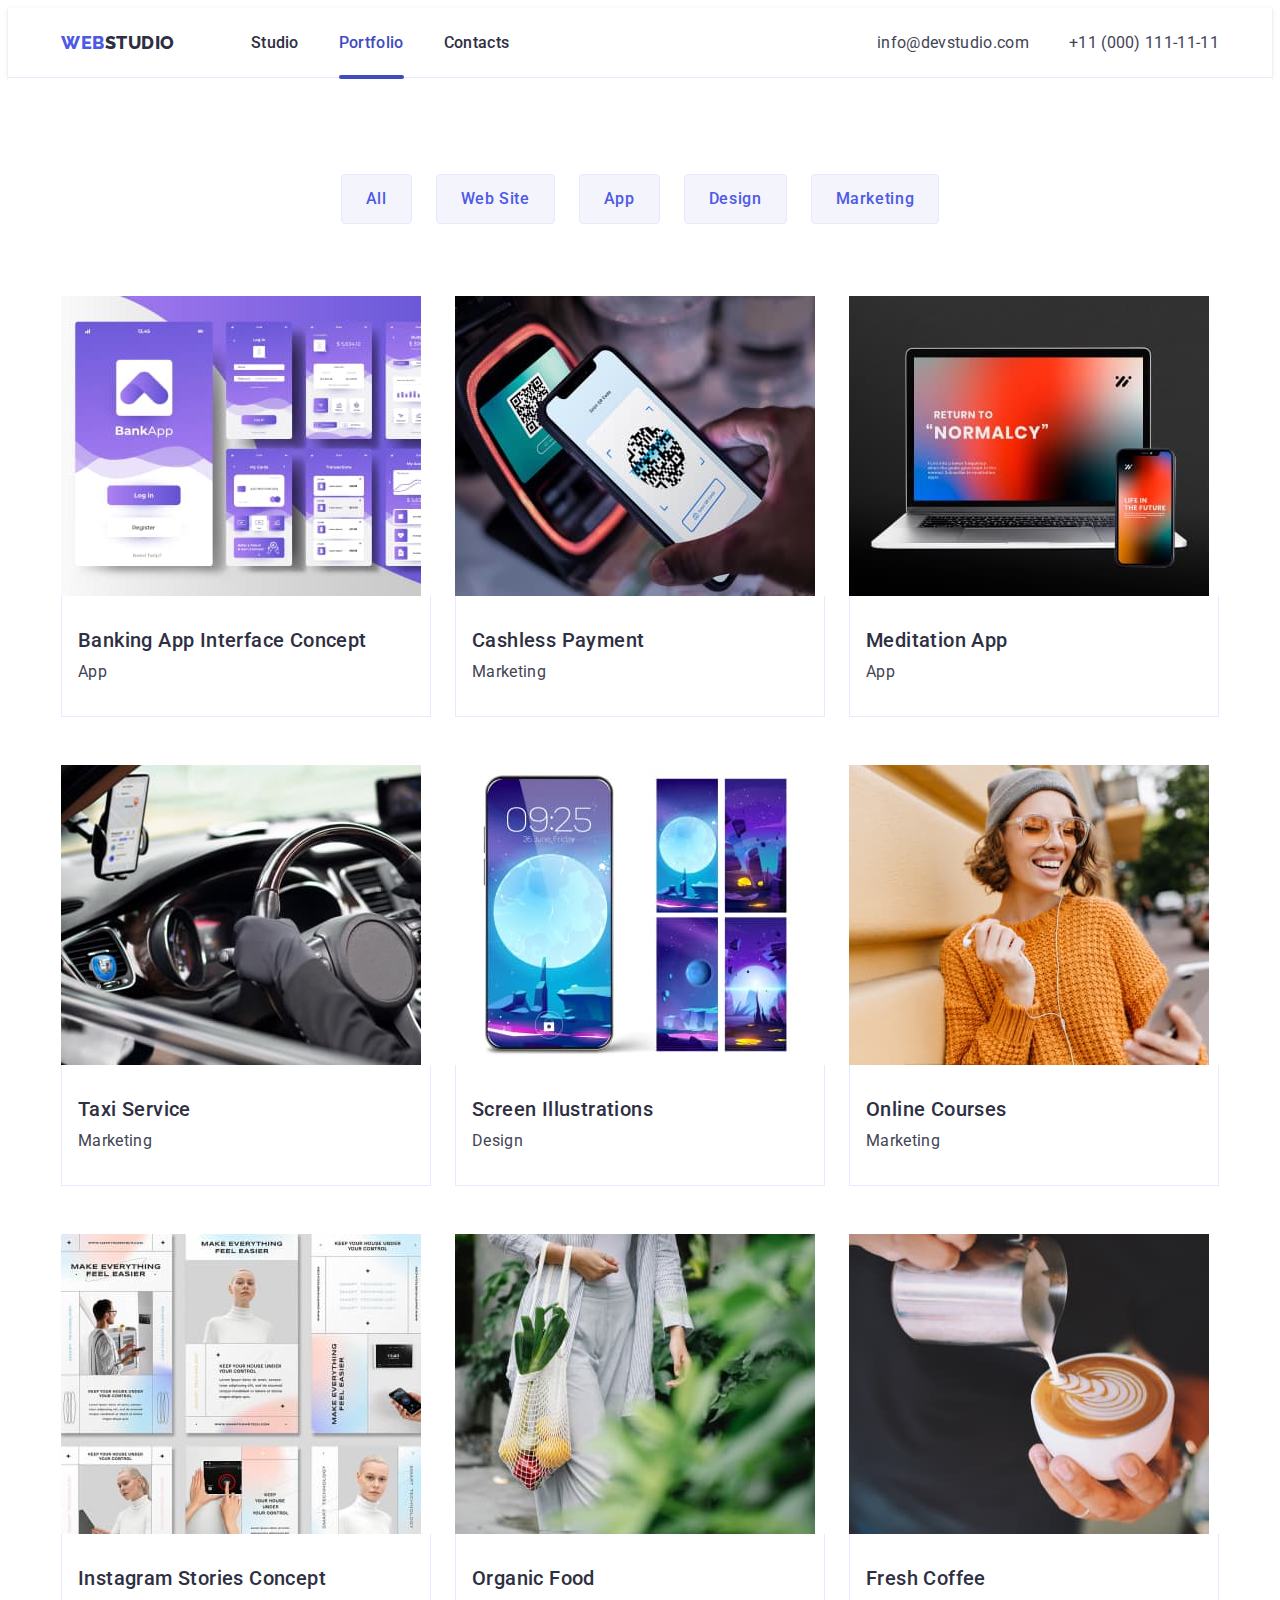
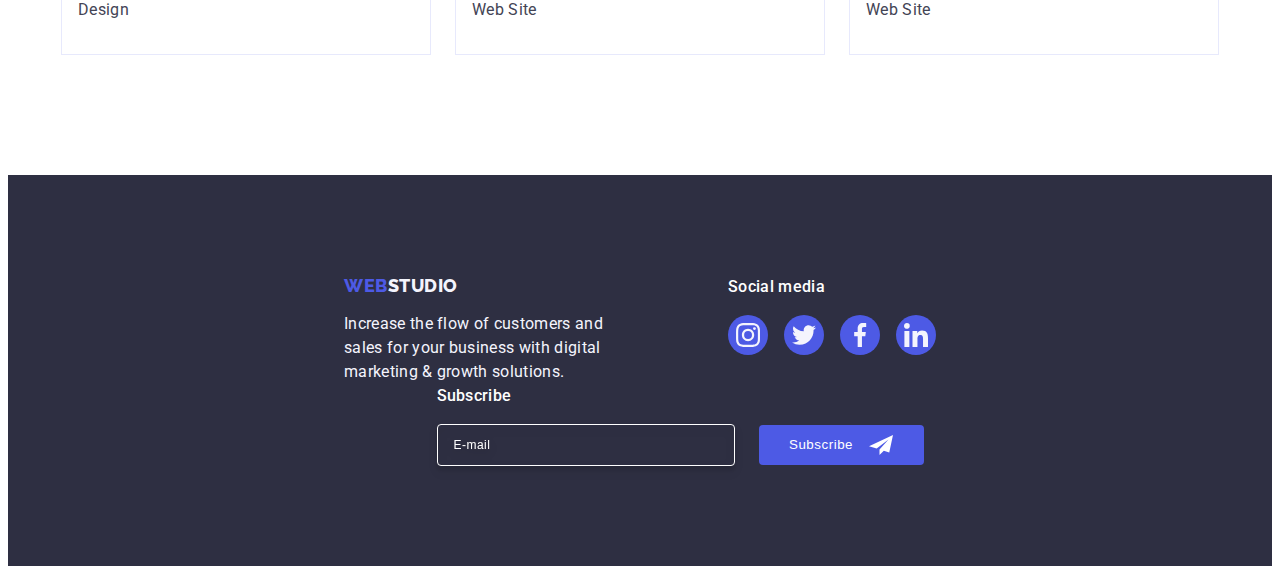
<file: portfolio.html>
<!DOCTYPE html>
<html lang="en">

<head>
    <meta charset="UTF-8">
    <meta name="viewport" content="width=device-width, initial-scale=1.0">
    <title>Portfolio</title>
    
    <link rel="preconnect" href="https://fonts.googleapis.com">
    <link rel="preconnect" href="https://fonts.gstatic.com" crossorigin>
    <link
        href="https://fonts.googleapis.com/css2?family=Raleway:wght@800&family=Roboto:wght@400;500;700;900&display=swap"
        rel="stylesheet">
    <link rel="stylesheet" href="https://cdnjs.cloudflare.com/ajax/libs/modern-normalize/2.0.0/modern-normalize.min.css"
        integrity="sha512-4xo8blKMVCiXpTaLzQSLSw3KFOVPWhm/TRtuPVc4WG6kUgjH6J03IBuG7JZPkcWMxJ5huwaBpOpnwYElP/m6wg=="
        crossorigin="anonymous" referrerpolicy="no-referrer" />
    <link rel="stylesheet" href="./css/styles.css" />
    <link rel="stylesheet" href="./css/media.css" />
</head>
<body>
    <header class="header">
        <div class="container header-container">
        <nav class="header-navigation">
            <a href="./index.html" class="header-logo link">WEB<span class="header-logo-accent">Studio</span></a>
            <ul class="header-menu list">
                <li class="header-menu-item"><a href="./index.html" class="header-menu-link link">Studio</a></li>
                <li class="header-menu-item"><a href="./portfolio.html" class="header-menu-link link current">Portfolio</a></li>
                <li class="header-menu-item"><a href="" class="header-menu-link link">Contacts</a></li>
            </ul>
        </nav> 
        <address class="header-address">
            <ul class="header-address-list list">
                <li class="header-address-list-item"><a href="mailto:info@devstudio.com" class="header-address-link link">info@devstudio.com</a></li>
                <li class="header-address-list-item"><a href="tel:+110001111111" class="header-address-link link">+11 (000) 111-11-11</a></li>
            </ul>
        </address>
        </div>
    </header>

    <main>
        <section class="portfolio">
            <div class="container">
            <h1 class="visually-hidden">Buttons and options</h1>
            <ul class="portfolio-filters-list list">
                <li class="portfolio-filters-item"><button type="button" class="portfolio-filters-btn">All</button></li>
                <li class="portfolio-filters-item" id="website"><button type="button" class="portfolio-filters-btn">Web Site</button></li>
                <li class="portfolio-filters-item" id="app"><button type="button" class="portfolio-filters-btn">App</button></li>
                <li class="portfolio-filters-item" id="design"><button type="button" class="portfolio-filters-btn">Design</button></li>
                <li class="portfolio-filters-item" id="marketing"><button type="button" class="portfolio-filters-btn">Marketing</button></li>
            </ul>

            <ul class="portfolio-projects-list list">
                <li class="projects-item">
                    <a href="#app" class="projects-link link">
                    <div class="projects-images">  
                    <img src="./images/interface.jpg" alt="Interface concept" width="360" height="300">
                    <p class="projects-text">14 Stylish and User-Friendly App Design Concepts · Task Manager App · Calorie Tracker App · Exotic Fruit Ecommerce App ·
                    Cloud Storage App</p>
                    </div>
                    <div class="foto-container">
                    <h2 class="projects-name">Banking App Interface Concept</h2>
                    <p class="projects-filters">App</p>
                    </div>
                    </a>
                    
                </li>
                
                <li class="projects-item">
                    <a href="#marketing" class="projects-link link">
                    <div class="projects-images">
                    <img src="./images/payment.jpg" alt="Payment" width="360" height="300">
                    <p class="projects-text">14 Stylish and User-Friendly App Design Concepts · Task Manager App · Calorie Tracker App · Exotic Fruit Ecommerce App ·
                    Cloud Storage App</p>
                    </div>
                    <div class="foto-container">
                    <h2 class="projects-name">Cashless Payment</h2>
                    <p class="projects-filters">Marketing</p>
                    </div>
                    </a>
                    
                </li>

                <li class="projects-item">
                    <a href="#app" class="projects-link link">
                    <div class="projects-images">
                    <img src="./images/meditation.jpg" alt="Meditation" width="360" height="300">
                    <p class="projects-text">14 Stylish and User-Friendly App Design Concepts · Task Manager App · Calorie Tracker App · Exotic Fruit Ecommerce App ·
                    Cloud Storage App</p>
                    </div>
                    <div class="foto-container">
                    <h2 class="projects-name">Meditation App</h2>
                    <p class="projects-filters">App</p>
                    </div>
                    </a>
                    
                </li>

                <li class="projects-item">
                    <a href="#marketing" class="projects-link link">
                    <div class="projects-images">
                    <img src="./images/taxi.jpg" alt="Taxi" width="360" height="300">
                    <p class="projects-text">14 Stylish and User-Friendly App Design Concepts · Task Manager App · Calorie Tracker App · Exotic Fruit Ecommerce App ·
                    Cloud Storage App</p>
                    </div>
                    <div class="foto-container">
                    <h2 class="projects-name">Taxi Service</h2>
                    <p class="projects-filters">Marketing</p>
                    </div>
                    </a>
                    
                </li>

                <li class="projects-item">
                    <a href="#design" class="projects-link link">
                    <div class="projects-images">
                    <img src="./images/screen.jpg" alt="Screen" width="360" height="300">
                    <p class="projects-text">14 Stylish and User-Friendly App Design Concepts · Task Manager App · Calorie Tracker App · Exotic Fruit Ecommerce App ·
                    Cloud Storage App</p>
                    </div>
                    <div class="foto-container">
                    <h2 class="projects-name">Screen Illustrations</h2>
                    <p class="projects-filters">Design</p>
                    </div>
                    </a>
                    
                </li>

                <li class="projects-item">
                    <a href="#marketing" class="projects-link link">
                    <div class="projects-images">
                    <img src="./images/courses.jpg" alt="Courses" width="360" height="300">
                    <p class="projects-text">14 Stylish and User-Friendly App Design Concepts · Task Manager App · Calorie Tracker App · Exotic Fruit Ecommerce App ·
                    Cloud Storage App</p>
                    </div>
                    <div class="foto-container">
                    <h2 class="projects-name">Online Courses</h2>
                    <p class="projects-filters">Marketing</p>
                    </div>
                    </a>
                    
                </li>

                <li class="projects-item">
                    <a href="#design" class="projects-link link">
                    <div class="projects-images">
                    <img src="./images/stories.jpg" alt="Stories concept" width="360" height="300">
                    <p class="projects-text">14 Stylish and User-Friendly App Design Concepts · Task Manager App · Calorie Tracker App · Exotic Fruit Ecommerce App ·
                    Cloud Storage App</p>
                    </div>
                    <div class="foto-container">
                    <h2 class="projects-name">Instagram Stories Concept</h2>
                    <p class="projects-filters">Design</p>
                    </div>
                    </a>
                    
                </li>

                <li class="projects-item">
                    <a href="#website" class="projects-link link">
                    <div class="projects-images">
                    <img src="./images/food.jpg" alt="Food" width="360" height="300">
                    <p class="projects-text">14 Stylish and User-Friendly App Design Concepts · Task Manager App · Calorie Tracker App · Exotic Fruit Ecommerce App ·
                    Cloud Storage App</p>
                    </div>
                    <div class="foto-container">
                    <h2 class="projects-name">Organic Food</h2>
                    <p class="projects-filters">Web Site</p>
                    </div>
                    </a>
                    
                </li>

                <li class="projects-item">
                    <a href="#website" class="projects-link link">
                    <div class="projects-images">
                    <img src="./images/coffee.jpg" alt="Coffee" width="360" height="300">
                    <p class="projects-text">14 Stylish and User-Friendly App Design Concepts · Task Manager App · Calorie Tracker App · Exotic Fruit Ecommerce App ·
                    Cloud Storage App</p>
                    </div>
                    <div class="foto-container">
                    <h2 class="projects-name">Fresh Coffee</h2>
                    <p class="projects-filters">Web Site</p>
                    </div>
                    </a>
                    
                </li>
            </ul>
            </div>


        </section>
    </main>

    <footer class="footer">
        <div class="container footer-container">
        <div class="footer-container-text">
        <a href="./index.html" class="footer-logo link">WEB<span class="footer-logo-accent">Studio</span></a>
        <p class="footer-text">Increase the flow of customers and sales for your business with digital marketing & growth
            solutions.</p>
        </div>
        
        <div class="footer-socials">
            <p class="footer-social-text">Social media</p>
            <ul class="footer-social-icons-list list">
                <li class="footer-social-icons-item"><a href=" " class="footer-social-icons-link">
                        <svg class="footer-social-icons-icon" width="24" height="24">
                            <use href="./images/icons.svg#icon-instagram"></use>
                        </svg>
                    </a>
                </li>
                <li class="footer-social-icons-item"><a href=" " class="footer-social-icons-link">
                        <svg class="footer-social-icons-icon" width="24" height="24">
                            <use href="./images/icons.svg#icon-twitter"></use>
                        </svg>
                    </a>
                </li>
                <li class="footer-social-icons-item"><a href=" " class="footer-social-icons-link">
                        <svg class="footer-social-icons-icon" width="24" height="24">
                            <use href="./images/icons.svg#icon-facebook"></use>
                        </svg>
                    </a>
                </li>
                <li class="footer-social-icons-item"><a href=" " class="footer-social-icons-link">
                        <svg class="footer-social-icons-icon" width="24" height="24">
                            <use href="./images/icons.svg#icon-linkedin"></use>
                        </svg>
                    </a>
                </li>
            </ul>
        </div>
        <div class="footer-social-form">
            <p class="footer-title">Subscribe</p>
            <form class="footer-form">
                <label aria-label="E-mail" class="footer-label">
                    <input type="email" name="footer-email" class="footer-input" placeholder="E-mail" />
                </label>
                <button type="submit" class="footer-btn">Subscribe
                    <svg class="footer-btn-icon" width="24" height="24">
                        <use href="./images/icons.svg#icon-Frame"></use>
                    </svg>
                </button>
            </form>
        </div>
        </div>
    </footer>
</body>
</html>
</file>
<file: css/styles.css>
:root {
    --navyblue: #2e2f42;
    --slate: #434455;
    --iris: #4d5ae5;
    --ocean: #404bbf;
}

p, h1, h2, h3, h4, h5, h6{
   margin-top: 0;
   margin-bottom: 0; 
}

ul, ol{
    margin-top: 0;
    margin-bottom: 0;
    padding-left: 0;
}

img{
    display: block;
    max-width: 100%;
    height: auto;
}

body{
    font-family: "Roboto", sans-serif;
    font-style: normal;
    color: #434455;
    background-color: #ffffff;
}

.container{
    width: 100%;
    /* max-width: 1158px;
    padding-left: 15px;
    padding-right: 15px; */
    /* max-width: 428px; */
    padding-left: 16px;
    padding-right: 16px;
    margin: 0 auto;

    /* outline: 2px solid red; */
}

.visually-hidden {
    position: absolute;
    width: 1px;
    height: 1px;
    margin: -1px;
    border: 0;
    padding: 0;
    white-space: nowrap;
    clip-path: inset(100%);
    clip: rect(0 0 0 0);
    overflow: hidden;
}

.link{
    text-decoration: none;
}

.list{
    list-style-type: none;
}

/*!----------HEADER----------*/

.header{
    border-bottom: 1px solid #E7E9FC;
    box-shadow: 0px 1px 6px 0px rgba(46, 47, 66, 0.08), 0px 1px 1px 0px rgba(46, 47, 66, 0.16), 0px 2px 1px 0px rgba(46, 47, 66, 0.08);
}

.header-logo{
    color: var(--iris);
    font-size: 18px;
    font-family: "Raleway", sans-serif;
    font-style: normal;
    font-weight: 800;
    line-height: 1.17;
    letter-spacing: 0.03em;
    text-transform: uppercase;
    display: flex;
    align-items: center;
    margin-right: 76px;
    padding: 24px 0;
}

.header-logo-accent{
    color: var(--navyblue);
    font-size: 18px;
    font-family: "Raleway", sans-serif;
    font-style: normal;
    font-weight: 800;
    line-height: 1.17;
    letter-spacing: 0.03em;
    text-transform: uppercase;
}

.header-container{
    justify-content: space-between;
    display: flex;
    align-items: center;
}

.header-navigation{
    display: flex;
    align-items: center;
}

.header-menu, 
.header-address-list{
    display: none;
}

.mob-menu{
    position: fixed;
    top: 0;
    left: 0;
    background: #FFF;
    box-shadow: 0px 1px 6px 0px rgba(46, 47, 66, 0.08), 0px 1px 1px 0px rgba(46, 47, 66, 0.16), 0px 2px 1px 0px rgba(46, 47, 66, 0.08);
    width: 100vw;
    /* width: 100%; */
    height: 100vh;
    z-index: 2;
    padding: 24px 40px;
    display: flex;
    flex-direction: column;
    justify-content: space-between;
    transform: translateX(100%);
    transition: transform 250ms ease-in-out;
}

.menu-open-btn{
    border: none;
    background-color: #fff;
}

.mob-menu.is-open{
    transform: translateX(0);
}

.menu-close-btn{
    display: block;
    margin-left: auto;
    position: absolute;
    top: 24px;
    right: 24px;
    width: 24px;
    height: 24px;
    border-radius: 50%;
    border: 1px solid rgba(0, 0, 0, 0.1);
    display: flex;
    align-items: center;
    justify-content: center;
    background-color: #FFF;
    padding: 0;
    cursor: pointer;
    transition: background-color 250ms cubic-bezier(0.4, 0, 0.2, 1),
    border 250ms cubic-bezier(0.4, 0, 0.2, 1);
}

.mob-menu-list{
    margin-top: 56px;
}

.mob-menu-item:not(:last-child){
    margin-bottom: 40px;
}

.mob-menu-link-study{
    color: var(--ocean, #404BBF);
    font-size: 36px;
    font-weight: 700;
    line-height: 1.11;
    letter-spacing: 0.02em;
    text-transform: capitalize;
}

.mob-menu-link{
    color: var(--navyblue, #2E2F42);
    font-size: 36px;
    font-weight: 700;
    line-height: 1.11;
    letter-spacing: 0.02em;
    text-transform: capitalize;
}

.mob-menu-link:hover,
.mob-menu-link:focus {
    color: var(--ocean);
}

.mob-address-list-item:not(:last-child) {
    margin-bottom: 40px;
}

.mob-address-list-item{
    margin-bottom: 48px;
}

.mob-address-link-phone{
    color: var(--iris, #4D5AE5);
    /* font-size: 36px; */
    font-weight: 700;
    line-height: 1.11;
    letter-spacing: 0.02em;
    text-transform: capitalize;
}

.mob-address-link-mail{
    color: var(--slate, #434455);
    font-size: 20px;
    font-weight: 500;
    line-height: 1.2;
    letter-spacing: 0.02em;
}

.header-address-link:hover,
.header-address-link:focus {
    color: var(--ocean);
}

.mob-social-icons-list {
    display: flex;
    gap: 56px;
}

.mob-social-icons-item {
    width: 40px;
    height: 40px;
}

.mob-social-icons-link {
    width: 100%;
    height: 100%;
    border-radius: 50%;
    background-color: #4D5AE5;
    display: flex;
    align-items: center;
    justify-content: center;
    transition: background-color 250ms cubic-bezier(0.4, 0, 0.2, 1);
}

.mob-social-icons-link:hover,
.mob-social-icons-link:focus {
    background-color: #31d0aa;
}

.mob-social-icons-icon {
    fill: #F4F4FD;
}

/*!----------HERO----------*/

.hero{
    background-color: var(--navyblue);
    /* padding: 188px 0; */
    padding: 112px 0;
    margin: 0 auto;
    background-image: linear-gradient(
        rgba(46, 47, 66, 0.7),
        rgba(46, 47, 66, 0.7)
    ),
    url(../images/people-office-mob.jpg);
    max-width: 1440px;
    background-repeat: no-repeat;
    background-position: center;
    background-size: cover;
}

@media (min-device-pixel-ratio: 2),
(min-resolution: 192dpi),
(min-resolution: 2dppx) {
    .hero{
        background-image: linear-gradient(
            rgba(46, 47, 66, 0.7),
            rgba(46, 47, 66, 0.7)
        ),
        url(../images/people-office-mob-2x.jpg);
    }
}

.hero-container{

} 

.hero-title{
    color: #FFF;
    text-align: center;
    /* font-size: 56px; */
    font-size: 36px;
    font-weight: 700;
    /* line-height: 1.07; */
    line-height: 1.11;
    letter-spacing: 0.02em;
    flex-direction: column;
    margin: 0 auto;
    /* max-width: 496px;
    margin-bottom: 48px; */
    max-width: 320px;
    margin-bottom: 72px;
}

.hero-btn{
    color: #FFF;
    font-size: 16px;
    font-family: "Roboto", sans-serif;
    font-style: normal;
    font-weight: 500;
    line-height: 1.5;
    letter-spacing: 0.04em;
    background-color: var(--iris);
    cursor: pointer;
    display: block;
    padding: 16px 32px;
    border-radius: 4px;
    border: none;
    margin: 0 auto;
    min-width: 169px;
    transition: background-color 250ms cubic-bezier(0.4, 0, 0.2, 1);
}

.hero-btn:hover,
.hero-btn:focus {
    background-color: var(--ocean);
    color: #ffffff;
}

/*!----------ADVANTAGES----------*/

.advantages{
    background-color: #FFF;
    /* padding-top: 120px;
    padding-bottom: 120px; */
    padding-top: 96px;
    padding-bottom: 96px;
}

.advantages-list{
    display: flex;
    flex-wrap: wrap;
    /* gap: 24px; */
    gap: 72px;
}

.advantages-item{
    width: 100%;
    /* width: calc((100% - 24px * 3) / 4); */
}

.advantages-block{
    width: 264px;
    height: 112px;
    border-radius: 4px;
    background-color:  #F4F4FD;
    margin-bottom: 8px;
    display: flex;
    align-items: center;
    justify-content: center;
    display: none;
}

.advantages-subtitle{
    color: var(--navyblue);
    /* font-size: 20px;
    font-weight: 500;
    line-height: 1.2;
    letter-spacing: 0.02em; */
    text-align: center;
    font-size: 36px;
    font-weight: 700;
    line-height: 1.11;
    letter-spacing: 0.02em;
    text-transform: capitalize;
    margin-bottom: 8px;
}

.advantages-item-text{
    color: var(--slate);
    font-size: 16px;
    font-weight: 500;
    line-height: 1.5;
    letter-spacing: 0.02em;   
}

/*!----------DOING----------*/

.doing{
    background-color: #FFF;
    padding-bottom: 120px;
    display: none;
}

.doing-title{
    color: var(--navyblue);
    text-align: center;
    font-size: 36px;
    font-weight: 700;
    line-height: 1.11;
    letter-spacing: 0.02em;
    text-transform: capitalize;
    margin-bottom: 72px;
    
}

.doing-list{
    display: flex;
    gap: 24px;
}

.doing-item{
    width: calc((100% - 48px) / 3);
}

/*!----------TEAM----------*/

.team{
    background-color: #F4F4FD;
    /* padding-top: 120px;
    padding-bottom: 120px; */
    padding-top: 96px;
    padding-bottom: 96px;
}

.team-title{
    color: var(--navyblue);
    text-align: center;
    font-size: 36px;
    font-weight: 700;
    line-height: 1.11;
    letter-spacing: 0.02em;
    text-transform: capitalize;
    margin-bottom: 72px;
}

.team-list{
    display: flex ;
    /* flex-wrap: wrap; */
    flex-direction: column;
    align-items: center;
    /* gap: 24px; */
    gap: 72px;
}

.team-item{
    /* width: 100%; */
    /* width: calc((100% - 72px) / 4); */
    background-color: #FFF;
    border-radius: 0px 0px 4px 4px;
    box-shadow: 0px 2px 1px 0px rgba(46, 47, 66, 0.08), 0px 1px 1px 0px rgba(46, 47, 66, 0.16), 0px 1px 6px 0px rgba(46, 47, 66, 0.08);
}

.team-foto{
    
    padding: 32px 0;
}

.team-name{
    color: var(--navyblue);
    text-align: center;
    font-size: 20px;
    font-weight: 500;
    line-height: 1.2;
    letter-spacing: 0.02em;
    margin-bottom: 8px;
}

.team-text{
    color: var(--slate);
    text-align: center;
    font-size: 16px;
    line-height: 1.5;
    letter-spacing: 0.02em;
    text-align: center;
    margin-bottom: 8px;
}

.team-social-icons-list{
    display: flex;
    justify-content: center;
    gap: 24px;
}

.team-social-icons-item{
    width: 40px;
    height: 40px;
}

.team-social-icons-link{
    width: 100%;
    height: 100%;
    display: flex;
    justify-content: center;
    align-items: center;
    border-radius: 50%;
    background-color: #4D5AE5;
    transition: background-color 250ms cubic-bezier(0.4, 0, 0.2, 1);
}

.team-social-icons-icon{
    fill: #F4F4FD;
}

.team-social-icons-link:hover,
.team-social-icons-link:focus {
    background-color: #404bbf;
}

/*!----------CUSTOMERS----------*/

.customers{
    /* padding-top: 120px;
    padding-bottom: 120px; */
    padding-top: 96px;
    padding-bottom: 96px;
    background-color: #FFF;
}

.customers-title{
    
    color: var(--navyblue);
    text-align: center;
    font-size: 36px;
    font-style: normal;
    font-weight: 700;
    line-height: 1.11;
    letter-spacing: 0.02em;
    text-transform: capitalize;
    margin-bottom: 72px;
}

.customers-client-list{
    display: flex;
    /* gap: 24px; */
    display: flex;
    flex-wrap: wrap;
    /* flex-direction: row; */
    gap: 72px 16px;
    align-items: center;
    /* justify-content: center; */
    
}

.customers-client-item{
    /* width: calc((100% - 120px) / 6); */
    width: calc((100% - 16px) / 2);
    height: 88px;
}

.customers-client-link{
    /* height: 100%;
    width: 100%; */
    height: 88px;
    max-width: 190px;
    border-radius: 4px;
    border: 1px solid  #8E8F99;
    color: #8E8F99;
    display: flex;
    align-items: center;
    justify-content: center;
    transition: border-color 250ms cubic-bezier(0.4, 0, 0.2, 1),
    color 250ms cubic-bezier(0.4, 0, 0.2, 1);
}

.customers-client-logo {
    fill: currentColor;
    
}

.customers-client-link:hover,
.customers-client-link:focus{
    color: #404BBF;
    border-color: #404BBF;
}

/*!----------FOOTER----------*/

.footer{
    background-color: var(--navyblue);
    /* padding-top: 100px;
    padding-bottom: 100px; */
    padding-top: 96px;
    padding-bottom: 96px;
}

.footer-logo{
    color: var(--iris);
    font-size: 18px;
    font-family: "Raleway", sans-serif;
    font-style: normal;
    font-weight: 800;
    line-height: 1.17;
    letter-spacing: 0.03em;
    text-transform: uppercase;
    display: inline-block;
    margin-bottom: 16px;
}

.footer-logo-accent{
    color: #F4F4FD;
    font-size: 18px;
    font-family: "Raleway", sans-serif;
    font-style: normal;
    font-weight: 800;
    line-height: 1.17;
    letter-spacing: 0.03em;
    text-transform: uppercase;
}

.footer-text{
    color: #F4F4FD;
    font-size: 16px;
    line-height: 1.5;
    letter-spacing: 0.02em;
    max-width: 264px;
    /* max-width: 268px; */
   
}

.footer-container{
    /* display: flex; */
    /* align-items: baseline; */
    flex-direction: column;
    align-items: center;

}

.footer-container-text{
    /* margin-right: 120px; */
    display: flex;
    flex-direction: column;
    align-items: center;

    margin-bottom: 72px;

}

.footer-social-text{
    color: #FFF;
    font-size: 16px;
    font-style: normal;
    font-weight: 500;
    line-height: 1.5;
    letter-spacing: 0.02em;
    text-align: center;
    margin-bottom: 16px;
}

.footer-social-icons-list{
    display: flex;
    gap: 16px;
   
    justify-content: center;

    
}

.footer-social-icons-item{
    width: 40px;
    height: 40px;
}

.footer-social-icons-link{
    width: 100%;
    height: 100%;
    border-radius: 50%;
    background-color: #4D5AE5;
    display: flex;
    align-items: center;
    justify-content: center;
    transition: background-color 250ms cubic-bezier(0.4, 0, 0.2, 1);
    
}

.footer-social-icons-link:hover,
.footer-social-icons-link:focus{
    background-color: #31d0aa;
}

.footer-social-icons-icon{
    fill: #F4F4FD; 
}

.footer-social-form{
    display: block;
    /* margin-left: 80px; */
    display: flex;
    flex-direction: column;
    align-items: center;
    
}

.footer-title{
   
    max-width: 264px;
    color: #FFF;
    font-size: 16px;
    font-weight: 500;
    line-height: 1.5;
    letter-spacing: 0.02em;
    /* display: inline-block; */
    margin-bottom: 16px;
    
}

.footer-socials{
   margin-bottom: 72px;
}

/* .footer-form:not(:last-child) {
    margin-bottom: 16px;
} */

.footer-form{
    display: flex;
    /* justify-content: flex-end;
    gap: 24px; */
    align-items: center;
    gap: 16px;
    flex-direction: column;
}



.footer-input{
    /* width: 264px; */
    /* width: 100%; */
    width: calc(100vw - 16px * 2);
    max-width: 398px;
    height: 40px;
    border-radius: 4px;
    border: 1px solid var(--white, #FFF);
    box-shadow: 0px 4px 4px 0px rgba(0, 0, 0, 0.15);
    padding: 0 16px;
    background-color: transparent;
    outline: transparent;
    color: #FFF;
    filter: drop-shadow(0px 4px 4px rgba(0, 0, 0, 0.15));
    font-size: 12px;
    line-height: 1.5;
    letter-spacing: 0.04em;
}

.footer-input::placeholder{
    color: #FFF;
    font-size: 12px;
    line-height: 1.5;
    line-height: 2;
    letter-spacing: 0.04em;
}

.footer-btn{
    display: flex;
    justify-content: center;
    align-items: center;
    padding: 8px 24px;
    border-radius: 4px;
    background: var(--iris, #4D5AE5);
    min-width: 165px;
    /* max-width: 165px;
    font-size: 16px; */
    font-weight: 500;
    line-height: 1.5;
    letter-spacing: 0.04em;
    border: none;
    color: #FFF;
    transition: background-color 250ms cubic-bezier(0.4, 0, 0.2, 1);
    cursor: pointer;
    text-align: center;
    margin: auto;
}

.footer-btn-icon{
    margin-left: 16px;
    fill: #FFF;
}

.footer-btn:hover,
.footer-btn:focus{
    background-color: #404BBF;
}

/*!----------PORTFOLIO----------*/

.portfolio{
    background-color: #FFF;
    padding-top: 96px;
    padding-bottom: 120px;
}

.portfolio-filters-list{
    display: flex;
    justify-content: center;
    gap: 24px;
    margin-bottom: 72px;
}

.portfolio-filters-btn{
    color: var(--iris);
    text-align: center;
    font-size: 16px;
    font-family: "Roboto", sans-serif;
    font-style: normal;
    font-weight: 500;
    line-height: 1.5;
    letter-spacing: 0.04em;
    background-color: #F4F4FD;
    cursor: pointer;
    border-radius: 4px;
    border: 1px solid var(--cornflower, #E7E9FC);
    display: flex;
    padding: 12px 24px;
    justify-content: center;
    align-items: center;
    transition: color 250ms cubic-bezier(0.4, 0, 0.2, 1),
    background-color 250ms cubic-bezier(0.4, 0, 0.2, 1),
    border-color 250ms cubic-bezier(0.4, 0, 0.2, 1),
    box-shadow 250ms cubic-bezier(0.4, 0, 0.2, 1);
}

.portfolio-filters-btn:hover,
.portfolio-filters-btn:focus{
    background-color: var(--ocean);
    color: #ffffff;
    border: 1px solid transparent;
    box-shadow: 0px 2px 2px 0px rgba(0, 0, 0, 0.12), 0px 2px 1px 0px rgba(0, 0, 0, 0.08), 0px 3px 1px 0px rgba(0, 0, 0, 0.10);
}

.portfolio-projects-list{
    display: flex;
    flex-wrap: wrap;
    gap: 48px 24px;
    justify-content: center;
}

.projects-item{
    
    width: calc((100% - 24px * 2) / 3);
    margin: 0auto;
}

.projects-link{
    display: block;
    transition: box-shadow 250ms cubic-bezier(0.4, 0, 0.2, 1);
}

.projects-images{
    position: relative;
    overflow: hidden;
}

.projects-link:hover .projects-text,
.projects-link:focus .projects-text{
    transform: translateY(0%);
}



.projects-link:hover,
.projects-link:focus{
    box-shadow: 0px 1px 6px rgba(46, 47, 66, 0.08),
        0px 1px 1px rgba(46, 47, 66, 0.16),
        0px 2px 1px rgba(46, 47, 66, 0.08);
}

.projects-text{
    position: absolute;
    top: 0;
    left: 0;
    height: 100%;
    width: 100%;
    color: #F4F4FD;
    font-size: 16px;
    font-style: normal;
    font-weight: 400;
    line-height: 1.5;
    letter-spacing: 0.02em;
    padding: 40px 32px;
    background-color: #4D5AE5;
    transform: translateY(100%);
    transition: transform 250ms cubic-bezier(0.4, 0, 0.2, 1);
}

.projects-name{
    color: var(--navyblue);
    font-size: 20px;
    font-weight: 500;
    line-height: 1.2;
    letter-spacing: 0.02em;
    margin-bottom: 8px;
}    

.projects-filters{
    color: var(--slate);
    font-size: 16px;
    line-height: 1.5;
    letter-spacing: 0.02em; 
}

.foto-container{
    padding: 32px 16px 32px 16px;
    border: 1px solid var(--cornflower, #E7E9FC);
    background: var(--white, #FFF);
    border-top: none;
}

/*!----------MODAL----------*/

.backdrop{
    position: fixed;
    top: 0;
    width: 100%;
    height: 100%;
    background-color: rgba(46, 47, 66, 0.40);
    transition: opacity 250ms cubic-bezier(0.4, 0, 0.2, 1),
    visibility 250ms cubic-bezier(0.4, 0, 0.2, 1);
}

.modal{
    /* width: 408px; */
    width: 100%;
    min-height: 584px;
    border-radius: 4px;
    background-color: #FCFCFC;
    box-shadow: 0px 2px 1px 0px rgba(0, 0, 0, 0.20), 0px 1px 3px 0px rgba(0, 0, 0, 0.12), 0px 1px 1px 0px rgba(0, 0, 0, 0.14);
    position: absolute;
    left: 50%;
    top: 50%;
    transform: translate(-50%, -50%) scale(1);
    transition: transform 250ms cubic-bezier(0.4, 0, 0.2, 1);
    /* padding: 72px 24px 24px; */
    padding: 72px 16px 24px 16px;
}

.modal-close-btn{
    position: absolute;
    top: 24px;
    right: 24px;
    width: 24px;
    height: 24px;
    border-radius: 50%;
    border: 1px solid rgba(0, 0, 0, 0.1);
    display: flex;
    align-items: center;
    justify-content: center;
    background-color: #E7E9FC;
    padding: 0;
    cursor: pointer;
    transition: background-color 250ms cubic-bezier(0.4, 0, 0.2, 1),
    border 250ms cubic-bezier(0.4, 0, 0.2, 1);
}

.modal-icon{
    transition: fill 250ms cubic-bezier(0.4, 0, 0.2, 1);
}

.modal-close-btn:hover,
.modal-close-btn:focus{
    background-color: #404BBF;
    border: none;
    fill: #ffffff;
}

.is-hidden{
    opacity: 0;
    visibility: hidden;
    pointer-events: none;
}

.modal-title{
    color: var(--navyblue, #2E2F42);
    text-align: center;
    font-size: 16px;
    font-weight: 500;
    line-height: 1.5;
    letter-spacing: 0.02em;
    margin-bottom: 16px;
}

.modal-field{
    margin-bottom: 8px;
    
}

.input-wrap{
    position: relative;
}

.modal-input{
    width: 100%;
    height: 40px;
    border-radius: 4px;
    border: 1px solid rgba(46, 47, 66, 0.40);
    padding: 0 10px 0 38px;
    outline: transparent;
    background-color: transparent;
    color: #434455;
    transition: border-color 250ms cubic-bezier(0.4, 0, 0.2, 1);
}

.modal-input-icon{
    position: absolute;
    left: 16px;
    top: 50%;
    transform: translateY(-50%);
    transition: fill 250ms cubic-bezier(0.4, 0, 0.2, 1);
    
}

.modal-input:hover,
.modal-input:focus{
    border-color: #4d5ae5;
    transition: color 250ms cubic-bezier(0.4, 0, 0.2, 1);
}

.modal-input:hover + .modal-input-icon,
.modal-input:focus + .modal-input-icon{
    fill: #4d5ae5;
}


.modal-input::placeholder,
.modal-textarea{
    color: rgba (46, 47, 66, 0.40);
}

.modal-field-label{
    margin-bottom: 16px;
}


.input-label{
    display: block;

    color: var(--lightslate, #8E8F99);
    font-size: 12px;
    font-weight: 400;
    line-height: 1.17;
    letter-spacing: 0.04em;
    margin-bottom: 4px;
    
}

.modal-textarea{
    width: 100%;
    height: 120px;
    border-radius: 4px;
    border: 1px solid rgba(46, 47, 66, 0.40);
    padding: 8px 16px;
    color: rgba(46, 47, 66, 0.40);
    font-size: 12px;
    font-weight: 400;
    line-height: 1.17;
    letter-spacing: 0.04em;
    outline: transparent;
    background-color: transparent;
    resize: none;
   
    transition: border-color 250ms cubic-bezier(0.4, 0, 0.2, 1);
}

.modal-textarea:hover,
.modal-textarea:focus{
    border-color: #4d5ae5;
    transition: color 250ms cubic-bezier(0.4, 0, 0.2, 1);
}

.modal-field-checkbox{
    margin-bottom: 24px;
}

.check-text{
    margin-bottom: 24px;
    color:#8E8F99;
    font-size: 12px;
    font-weight: 400;
    line-height: 1.17;
    letter-spacing: 0.04em;
    
}

.privacy-link{
    
    color: #4D5AE5;
    font-size: 12px;
    font-weight: 400;
    line-height: 1.33;
    letter-spacing: 0.04em;
    text-decoration-line: underline;
}

.check-span{
    display: inline-flex;
    align-items: center;
    justify-content: center;
    width: 16px;
    height: 16px;
    border-radius: 2px;
    border: 1px solid rgba(46, 47, 66, 0.40);
    transition: background-color 250ms cubic-bezier(0.4, 0, 0.2, 1), border 250ms cubic-bezier(0.4, 0, 0.2, 1), fill 250ms cubic-bezier(0.4, 0, 0.2, 1);
    margin-right: 8px;
    fill: transparent;
}

.modal-check:checked + .check-text span{
    fill: var(--cloud, #F4F4FD);
    background-color: #404BBF;
    border: none;
}



.modal-btn {
    color: #FFF;
    font-size: 16px;
    font-family: "Roboto", sans-serif;
    font-style: normal;
    font-weight: 500;
    line-height: 1.5;
    letter-spacing: 0.04em;
    background-color: var(--iris);
    cursor: pointer;
    display: block;
    padding: 16px 32px;
    border-radius: 4px;
    border: none;
    margin: 0 auto;
    min-width: 169px;
    transition: background-color 250ms cubic-bezier(0.4, 0, 0.2, 1);
}

.modal-btn:hover,
.modal-btn:focus {
    background-color: var(--ocean);
    color: #ffffff;
}
</file>
<file: css/media.css>
@media screen and (min-width: 428px){
    .container{
        max-width: 428px;
    }

    .mob-address-link-phone {
        font-size: 36px;
        line-height: 1.2;
    }

    .modal{
        width: 392px;
    }

    /* .footer-input{
        width: 398px;
    } */
}

@media screen and (min-width: 320px) and (max-width: 427px){
    .mob-address-link-phone{
        font-size: 24px;
        line-height: 1.2;
    }

    .mob-social-icons-list{
        gap: 24px;
    }
}

@media screen and (min-width: 768px){
    .container{
        max-width: 768px;
    }

       

    .header-menu{
        display: flex;
        gap: 40px;
    }

    .menu-open-btn{
        display: none;
    }
    
    .current{
        position: relative;
        
    }
    
    .header-menu-link.current{
        color: #404BBF;
        
    }
    
    .current::after {
        content: '';
        position: absolute;
        bottom: -24px;
        left: 0;
        width: 100%;
        height: 4px;
        border-radius: 2px;
        background-color: #404BBF;
    }
    
    .header-address-list{
        display: flex;
        flex-direction: column;
        /* gap: 40px; */
        gap: 12px;
    }
    
    .header-menu-link{
        color: var(--navyblue);
        font-size: 16px;
        font-style: normal;
        font-weight: 500;
        line-height: 1.5;
        letter-spacing: 0.02em;
        /* padding: 24px 0; */
        display: block;
        transition: color 250ms cubic-bezier(0.4, 0, 0.2, 1);
    }
    
    .header-menu-link:hover,
    .header-menu-link:focus{
        color: var(--ocean);
    }
    
    .header-address{
         font-style: normal;
    }
    
    .header-address-link{
        color: var(--slate);
        /* font-size: 16px;
        font-style: normal; */
        font-size: 12px;
        font-weight: 400;
        /* line-height: 1.5;
        letter-spacing: 0.02em; */
        line-height: 1.16;
        letter-spacing: 0.04em;
        transition: color 250ms cubic-bezier(0.4, 0, 0.2, 1);
    }
    
    .header-address-link:hover,
    .header-address-link:focus{
        color: var(--ocean);
    }

        .hero{
            padding: 112px 0;
            background-image: linear-gradient(
                rgba(46, 47, 66, 0.7),
                rgba(46, 47, 66, 0.7)
            ),
            url(../images/people-office-tab.jpg);
        }

        @media (min-device-pixel-ratio: 2),
            (min-resolution: 192dpi),
            (min-resolution: 2dppx) {
                    .hero {
                        background-image: linear-gradient(
                            rgba(46, 47, 66, 0.7),
                            rgba(46, 47, 66, 0.7)
                        ),
                        url(../images/people-office-tab-2x.jpg);
                    }
                }

        .hero-title{
            font-size: 56px;
            line-height: 1.07;
            max-width: 496px;
            margin-bottom: 36px;
        }

        .modal{
           width: 408px;
           padding: 72px 25px 24px 23px;
        }

        .advantages-list{
            gap: 72px 24px;
        }
        
        .advantages-item{
           width: calc((100% - 24px) / 2);
        }

        .advantages-subtitle{
            text-align: left;
        }

        .team-list{
            display: flex;
            flex-wrap: wrap;
            flex-direction: row;
            gap: 64px 24px;
            align-items: center;
            justify-content: center;
        }

        .team-item{
           /* width: calc((100% - 24px) / 2); */
        }

        .team-foto{
            margin: 0 auto;
        }
        
        .customers-client-list{
            gap: 72px 24px;
            justify-content: center;
        }

        .customers-client-item{
            width: 168px;
            height: 88px;
        }

        .customers-client-link{
            width: 168px;
        }
    
    .footer-container-text{
       
        align-items: flex-start;
    }

    .footer-social-text{
        text-align: left;
    }

    .footer-container {
        width: 552px;
        display: flex;
        flex-direction: row;
        flex-wrap: wrap;
        align-items: baseline;
        gap: 72px 24px;
    }

    .footer-social-form{
        align-items: first baseline;
    }

    .footer-form{
        flex-direction: row;
        gap: 24px;
    }

    .footer-input{
        width: 264px;
    }
    
    .footer-container-text,
    .footer-socials{
        margin-bottom: 0;
    }
}

/* @media screen and (max-width: 1157px) {
    .footer-container {
        flex-wrap: wrap;
        gap: 72px 24px;
    }
} */


@media screen and (min-width: 1158px) {
    .container {
        max-width: 1158px;
        padding-left: 15px;
        padding-right: 15px;
    }

    .header-address-list {
        display: flex;
        flex-direction: row;
        gap: 40px;
    }

    .header-address-link {
        color: var(--slate);
        font-size: 16px;
        font-style: normal;
        font-weight: 400;
        line-height: 1.5;
        letter-spacing: 0.02em;
        transition: color 250ms cubic-bezier(0.4, 0, 0.2, 1);
    }

    .hero{
        padding: 188px 0;
        background-image: linear-gradient(
            rgba(46, 47, 66, 0.7),
            rgba(46, 47, 66, 0.7)
        ),
        url(../images/people-office.jpg);
    }

    @media (min-device-pixel-ratio: 2),
        (min-resolution: 192dpi),
        (min-resolution: 2dppx) {
            .hero {
                background-image: linear-gradient(
                    rgba(46, 47, 66, 0.7),
                    rgba(46, 47, 66, 0.7)
                ),
                url(../images/people-office-2x.jpg);
            }
        }

    .hero-title{
        font-size: 56px;
        line-height: 1.07;
        max-width: 496px;
        margin-bottom: 48px;
    }

    .modal{
        width: 408px;
        padding: 72px 24px 24px;
    }

    .advantages{
        padding-top: 120px;
        padding-bottom: 120px;
    }

    .advantages-list{
        gap: 24px;
    }

    .advantages-item{
        width: calc((100% - 24px * 3) / 4);
    }

    .advantages-block {
        width: 264px;
        height: 112px;
        border-radius: 4px;
        background-color: #F4F4FD;
        margin-bottom: 8px;
        display: flex;
        align-items: center;
        justify-content: center;
    }

    .advantages-subtitle{
        font-size: 20px;
        font-weight: 500;
        line-height: 1.2;
        letter-spacing: 0.02em;
    }

    .advantages-item-text{
        font-weight: 400;
    }

    .doing {
        background-color: #FFF;
        padding-bottom: 120px;
        display: flex;
    }
    
    .doing-title {
         color: var(--navyblue);
        text-align: center;
        font-size: 36px;
        font-weight: 700;
        line-height: 1.11;
        letter-spacing: 0.02em;
        text-transform: capitalize;
        margin-bottom: 72px;
    }
    
    .doing-list {
        display: flex;
        gap: 24px;
    }
    
    .doing-item {
        width: calc((100% - 48px) / 3);
    }

    .team{
        padding-top: 120px;
        padding-bottom: 120px;
    }

    .team-list{
        gap: 24px;
    }

    .team-item{
    width: calc((100% - 72px) / 4);
    }

    .customers {
        padding-top: 120px;
        padding-bottom: 120px;
    }

    .customers-client-list{
        gap: 24px;
        flex-direction: row;
        justify-content: center;
    }

    .customers-client-item{
        width: calc((100% - 120px) / 6);
    }

    .customers-client-link {
        height: 100%;
        width: 100%;
    }

    .footer{
        padding-top: 100px;
        padding-bottom: 100px;
    }

    .footer-container{
        min-width: 1158px;
            justify-content: center;
            gap: 0;
    }

    .footer-container-text{
        margin-right: 120px;
    }

    .footer-social-form{
        display: block;
        margin-left: 80px;
    }

    .footer-title{
        display: inline-block;
    }

    .footer-form{
        
        justify-content: flex-end;
        gap: 24px;
    }

    .footer-input{
        width: 264px;
    }
}
</file>
